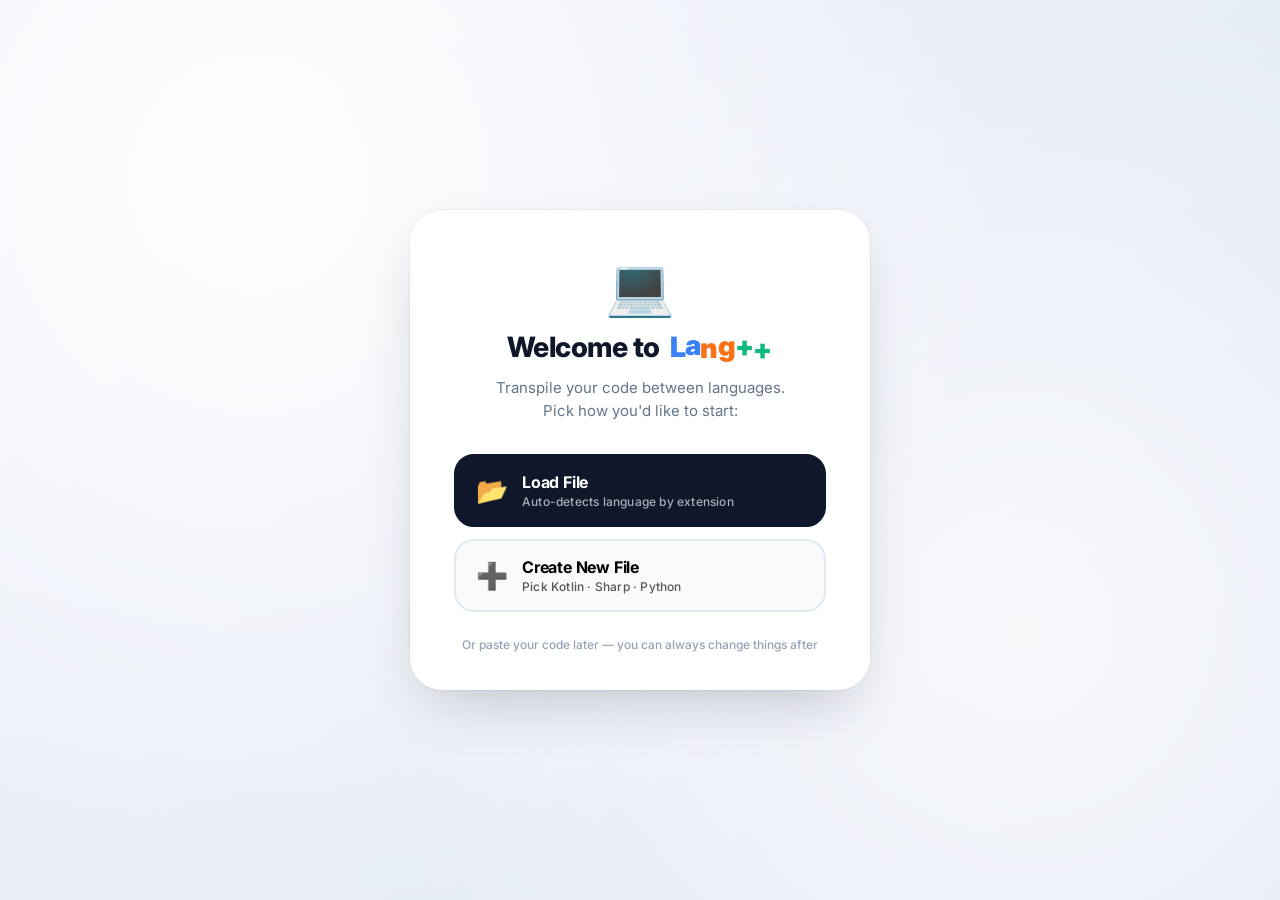
<file: docs/index.html>
<!DOCTYPE html>
<html lang="en" data-theme="kotlin">
<head>
    <meta charset="UTF-8">
    <meta name="viewport" content="width=device-width, initial-scale=1.0">
    <title>Lang++ | Internet code transpiler</title>
    <link rel="icon" type="image/png" href="favicon.png">
    <link rel="stylesheet" href="style.css">
    <link href="https://fonts.googleapis.com/css2?family=Inter:opsz,wght@14..32,300;14..32,400;14..32,500;14..32,600;14..32,700;14..32,800;14..32,900&display=swap" rel="stylesheet">
</head>
<body>

    <!-- ============================
         СТАРТОВЫЙ ЭКРАН
         ============================ -->
    <div class="welcome-screen" id="welcomeScreen">
        <div class="welcome-card">
            <div class="welcome-logo">💻</div>
            <h1 class="welcome-title">
                Welcome to
                <span class="welcome-brand" aria-label="Lang++"><span class="letter l1">L</span><span class="letter l2">a</span><span class="letter l3">n</span><span class="letter l4">g</span><span class="letter l5">+</span><span class="letter l6">+</span></span>
            </h1>
            <p class="welcome-subtitle">
                Transpile your code between languages.<br>
                Pick how you'd like to start:
            </p>

            <div class="welcome-actions">
                <button class="welcome-btn primary" id="welcomeLoadFileBtn">
                    <span class="welcome-btn-icon">📂</span>
                    <span class="welcome-btn-text">
                        <span class="welcome-btn-title">Load File</span>
                        <span class="welcome-btn-sub">Auto-detects language by extension</span>
                    </span>
                </button>

                <button class="welcome-btn" id="welcomeChooseLangBtn">
                    <span class="welcome-btn-icon">➕</span>
                    <span class="welcome-btn-text">
                        <span class="welcome-btn-title">Create New File</span>
                        <span class="welcome-btn-sub">Pick Kotlin · Sharp · Python</span>
                    </span>
                </button>
            </div>

            <div class="welcome-hint">
                Or paste your code later — you can always change things after
            </div>
        </div>
    </div>

    <!-- ============================
         МОДАЛКА ВЫБОРА ЯЗЫКА
         (просто блюр поверх welcome)
         ============================ -->
    <div id="languageModal" class="modal modal-welcome-style">
        <div class="modal-welcome-card">
            <div class="welcome-logo">🌐</div>
            <h1 class="welcome-title">Choose your language</h1>
            <p class="welcome-subtitle">
                Pick the language of your source code.<br>
                You can change it later anytime.
            </p>

            <div class="language-list" id="languageList"></div>
        </div>
    </div>

    <!-- ============================
         ОСНОВНОЙ ИНТЕРФЕЙС
         ============================ -->
    <div class="container" id="mainApp" hidden>
        <h1 class="header-title" id="appTitle">Kotlin++</h1>

        <div class="buttons-row">
            <button class="btn" id="loadFileBtn">Load File</button>
            <button class="btn btn-translate" id="translateBtn">Translate</button>
            <button class="btn" id="viewTreeBtn" disabled>View Tree</button>
            <button class="btn" id="downloadBtn">Download</button>
        </div>

        <div class="panels">
            <div class="panel">
                <button class="panel-header panel-header-btn" id="leftLangBtn" data-side="source">
                    <span class="panel-header-label">📄 <span id="leftLangName">Choose language</span> Code</span>
                    <span class="panel-header-arrow">▾</span>
                </button>
                <div class="textarea-wrapper">
                    <textarea class="text-box" id="leftText" placeholder="Type or paste your source code here...&#10;Then press Translate"></textarea>
                </div>
            </div>

            <div class="panel">
                <div class="panel-header panel-header-static">
                    <span class="panel-header-label">📄 C++ Code</span>
                </div>
                <div class="textarea-wrapper">
                    <textarea class="text-box" id="rightText" placeholder="Translated result appears here...&#10;You can also edit this field manually.&#10;Click Download to save this as .cpp file."></textarea>
                </div>
            </div>
        </div>
    </div>

    <!-- Уведомления -->
    <div id="progressToast" class="toast-notification toast-error">
        <span class="toast-icon">⚠️</span>
        <span class="toast-message">sorry, this part is in progress yet</span>
    </div>

    <div id="successToast" class="toast-notification toast-success">
        <span class="toast-icon">✅</span>
        <span class="toast-message">file was saved successfully</span>
    </div>

    <div id="unknownLangToast" class="toast-notification toast-warn">
        <span class="toast-icon">🤔</span>
        <span class="toast-message">Couldn't detect language — please pick one</span>
    </div>

    <!-- Модалка имени файла -->
    <div id="filenameModal" class="modal">
        <div class="modal-content">
            <div class="modal-header">
                <span class="modal-title">💾 Save as C++ file</span>
                <button class="modal-close" id="closeModalBtn">&times;</button>
            </div>
            <div class="modal-body">
                <label for="filenameInput">Enter file name (without extension):</label>
                <input type="text" id="filenameInput" class="filename-input" placeholder="e.g., my_program" autocomplete="off">
                <div class="modal-hint">.cpp will be added automatically</div>
            </div>
            <div class="modal-footer">
                <button class="modal-btn cancel-btn" id="cancelModalBtn">Cancel</button>
                <button class="modal-btn submit-btn" id="submitFilenameBtn">Download .cpp</button>
            </div>
        </div>
    </div>

    <!-- Parse Tree -->
    <div id="treeScreen" class="tree-screen">
        <div class="tree-screen-header">
            <div class="tree-screen-title">🌳 Parse Tree</div>
            <div class="tree-toolbar">
                <button class="tree-tool-btn" id="treeExpandBtn">Expand All</button>
                <button class="tree-tool-btn" id="treeCollapseBtn">Collapse</button>
                <button class="tree-tool-btn" id="treeFitBtn">Fit to screen</button>
                <span class="tree-legend">
                    <span class="tree-swatch rule"></span>Rule
                    <span class="tree-swatch token"></span>Token
                    <span class="tree-hint">ПКМ по узлу — показать код</span>
                </span>
            </div>
            <button class="tree-close-btn" id="closeTreeBtn">&times;</button>
        </div>
        <div id="treeContainer" class="tree-canvas"></div>

        <div id="nodeCodePanel" class="node-code-panel">
            <div class="node-code-header">
                <span class="node-code-title" id="nodeCodeTitle">Node</span>
                <button class="node-code-close" id="nodeCodeCloseBtn">&times;</button>
            </div>
            <pre class="node-code-content" id="nodeCodeContent"></pre>
        </div>
    </div>

    <script src="https://d3js.org/d3.v7.min.js"></script>
    <script src="tree-view.js"></script>
    <script src="script.js"></script>
</body>
</html>
</file>
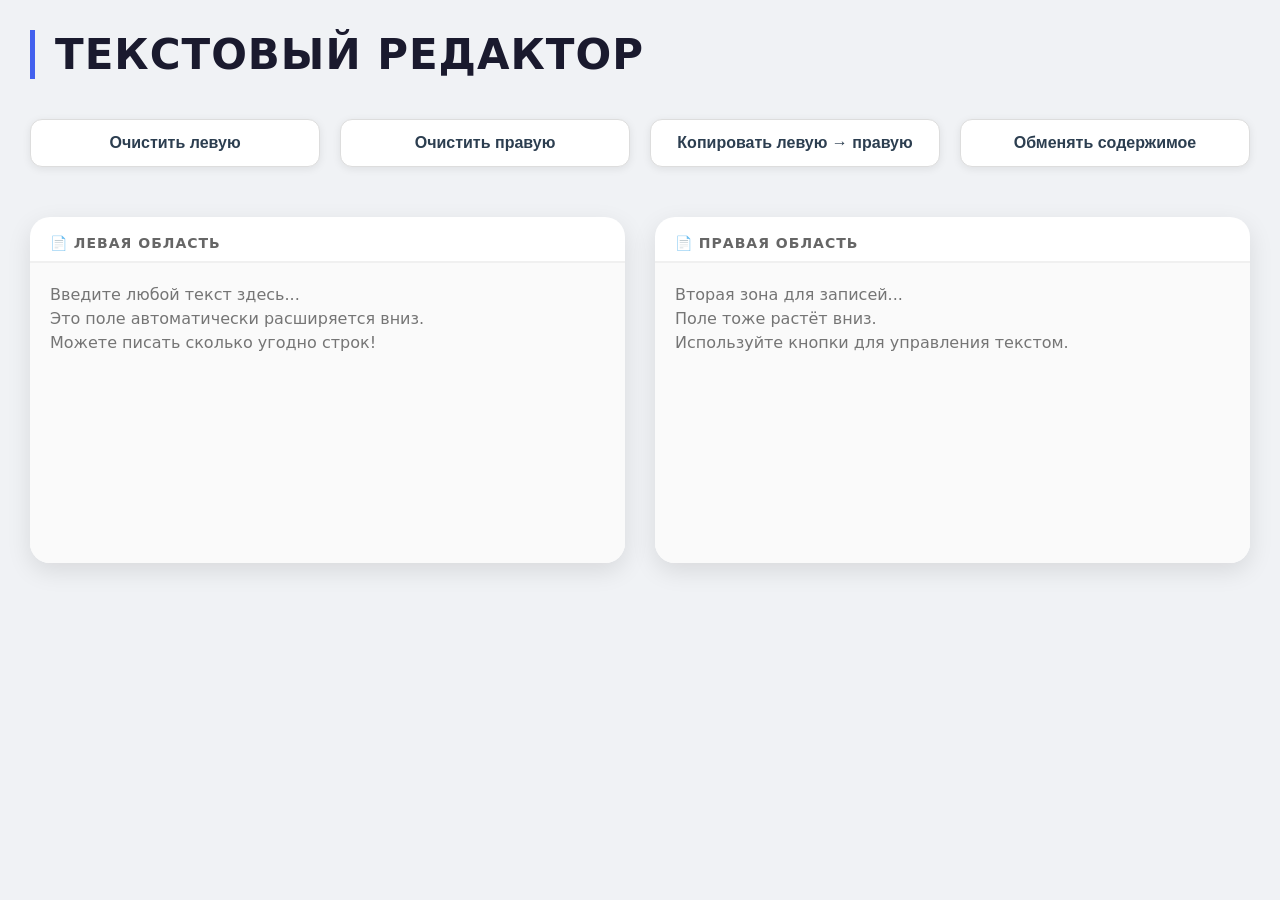
<file: site/index.html>
<!DOCTYPE html>
<html lang="ru">
<head>
    <meta charset="UTF-8">
    <meta name="viewport" content="width=device-width, initial-scale=1.0">
    <title>Текстовые блоки с кнопками</title>
    <link rel="stylesheet" href="style.css">
</head>
<body>
    <div class="container">
        <!-- Заголовок большими буквами в левом верхнем углу -->
        <h1 class="header-title">Текстовый редактор</h1>

        <!-- 4 кнопки в одном горизонтальном ряду -->
        <div class="buttons-row">
            <button class="btn" id="clearLeftBtn">Очистить левую</button>
            <button class="btn" id="clearRightBtn">Очистить правую</button>
            <button class="btn" id="copyLeftToRightBtn">Копировать левую → правую</button>
            <button class="btn" id="swapBtn">Обменять содержимое</button>
        </div>

        <!-- Две большие ячейки для текста -->
        <div class="panels">
            <!-- Левая ячейка -->
            <div class="panel">
                <div class="panel-header">📄 ЛЕВАЯ ОБЛАСТЬ</div>
                <textarea class="text-box" id="leftText" placeholder="Введите любой текст здесь...&#10;Это поле автоматически расширяется вниз.&#10;Можете писать сколько угодно строк!"></textarea>
            </div>

            <!-- Правая ячейка -->
            <div class="panel">
                <div class="panel-header">📄 ПРАВАЯ ОБЛАСТЬ</div>
                <textarea class="text-box" id="rightText" placeholder="Вторая зона для записей...&#10;Поле тоже растёт вниз.&#10;Используйте кнопки для управления текстом."></textarea>
            </div>
        </div>
    </div>

    <script src="script.js"></script>
</body>
</html>
</file>
<file: docs/style.css>
/* ============================================
   THEME VARIABLES
   ============================================ */
:root,
html[data-theme="kotlin"] {
    --accent:        #3b82f6;
    --accent-hover:  #2563eb;
    --accent-soft:   #eff6ff;
    --accent-soft-2: #dbeafe;
    --accent-ring:   rgba(59, 130, 246, 0.10);
    --accent-shadow: rgba(59, 130, 246, 0.40);
    --accent-dot:    #3b82f6;
    --accent-text:   #1e3a8a;
}

html[data-theme="sharp"] {
    --accent:        #f97316;
    --accent-hover:  #ea580c;
    --accent-soft:   #fff7ed;
    --accent-soft-2: #ffedd5;
    --accent-ring:   rgba(249, 115, 22, 0.12);
    --accent-shadow: rgba(249, 115, 22, 0.40);
    --accent-dot:    #f97316;
    --accent-text:   #7c2d12;
}

html[data-theme="python"] {
    --accent:        #10b981;
    --accent-hover:  #059669;
    --accent-soft:   #ecfdf5;
    --accent-soft-2: #d1fae5;
    --accent-ring:   rgba(16, 185, 129, 0.12);
    --accent-shadow: rgba(16, 185, 129, 0.40);
    --accent-dot:    #10b981;
    --accent-text:   #065f46;
}

/* ============================================
   RESET
   ============================================ */
* {
    margin: 0;
    padding: 0;
    box-sizing: border-box;
}

html, body {
    max-width: 100%;
    overflow-x: hidden;
}

body {
    font-family: 'Inter', system-ui, -apple-system, 'Segoe UI', Roboto, Helvetica, sans-serif;
    background: #f4f6fa;
    min-height: 100vh;
    padding: 30px;
}

.container {
    max-width: 1400px;
    margin: 0 auto;
    width: 100%;
}

#mainApp[hidden] {
    display: none;
}

.header-title {
    font-size: 42px;
    font-weight: 800;
    text-transform: uppercase;
    margin-bottom: 40px;
    text-align: left;
    letter-spacing: -0.5px;
    border-left: 5px solid var(--accent);
    padding-left: 24px;
    background: linear-gradient(135deg, #0f172a 0%, #1e293b 100%);
    background-clip: text;
    -webkit-background-clip: text;
    color: #0f172a;
    text-shadow: none;
    transition: border-color 0.25s ease, transform 0.2s ease;
    user-select: none;
}

.buttons-row {
    display: flex;
    gap: 20px;
    margin-bottom: 50px;
    flex-wrap: nowrap;
}

.btn {
    flex: 1;
    padding: 14px 10px;
    font-size: 16px;
    font-weight: 600;
    border: none;
    border-radius: 60px;
    cursor: pointer;
    transition: all 0.25s ease;
    background: white;
    color: #1e293b;
    box-shadow: 0 2px 8px rgba(0,0,0,0.04);
    border: 1px solid #e2e8f0;
    font-family: 'Inter', system-ui, sans-serif;
    letter-spacing: 0.3px;
}

.btn:hover:not(:disabled) {
    background: var(--accent);
    color: white;
    transform: translateY(-2px);
    box-shadow: 0 10px 20px -8px var(--accent-shadow);
    border-color: var(--accent);
}

.btn:active:not(:disabled) {
    transform: translateY(1px);
}

.btn-translate:disabled,
.btn:disabled {
    background: #e2e8f0;
    color: #94a3b8;
    cursor: not-allowed;
    opacity: 0.7;
    transform: none;
    box-shadow: none;
    border-color: #cbd5e1;
}

.panels {
    display: flex;
    gap: 30px;
    flex-wrap: wrap;
    align-items: flex-start;
}

.panel {
    flex: 1 1 280px;
    min-width: 0;
    max-width: 100%;
    background: white;
    border-radius: 28px;
    box-shadow: 0 12px 30px rgba(0,0,0,0.08);
    overflow: hidden;
    display: flex;
    flex-direction: column;
    transition: transform 0.2s, box-shadow 0.2s;
}

.panel:hover {
    box-shadow: 0 20px 35px -12px rgba(0,0,0,0.15);
}

.panel-header {
    padding: 18px 24px 10px 24px;
    font-weight: 700;
    font-size: 13px;
    text-transform: uppercase;
    letter-spacing: 1.2px;
    color: #5b6e8c;
    border-bottom: 2px solid #f1f5f9;
    font-family: 'Inter', monospace;
}

.textarea-wrapper {
    position: relative;
    width: 100%;
}

.text-box {
    width: 100%;
    min-width: 0;
    padding: 22px 24px;
    font-size: 16px;
    line-height: 1.55;
    font-family: 'Inter', 'SF Mono', 'Fira Code', monospace;
    border: none;
    resize: none;
    outline: none;
    background: #ffffff;
    min-height: 150px;
    overflow-y: auto;
    font-weight: 450;
    color: #0f172a;
    display: block;
}

.text-box:focus {
    background: #fefcf5;
}

.resize-handle {
    position: absolute;
    bottom: 4px;
    left: 20%;
    width: 60%;
    height: 4px;
    background-color: #cbd5e1;
    cursor: ns-resize;
    border-radius: 4px;
    transition: all 0.2s ease;
    z-index: 10;
    opacity: 0.7;
}

.resize-handle:hover {
    background-color: var(--accent);
    opacity: 1;
    height: 5px;
    bottom: 3.5px;
}

.resize-handle:active {
    background-color: var(--accent-hover);
}

/* ============================
   ТОСТЫ — компактные, внизу, выше всех слоёв
   ============================ */
.toast-notification {
    position: fixed;
    top: auto;
    bottom: 24px;
    left: 50%;
    transform: translateX(-50%) translateY(10px) scale(0.98);
    background: white;
    padding: 10px 20px;
    border-radius: 40px;
    font-weight: 600;
    font-size: 13px;
    font-family: 'Inter', system-ui, sans-serif;
    box-shadow: 0 14px 28px -10px rgba(0,0,0,0.22), 0 0 0 1px rgba(255,255,255,0.2);
    z-index: 3500;
    opacity: 0;
    visibility: hidden;
    transition: opacity 0.22s ease, transform 0.28s cubic-bezier(0.34, 1.2, 0.64, 1);
    display: flex;
    align-items: center;
    gap: 8px;
    letter-spacing: -0.1px;
    white-space: nowrap;
    pointer-events: none;
    max-width: calc(100vw - 40px);
}

.toast-notification.show {
    opacity: 1;
    visibility: visible;
    transform: translateX(-50%) translateY(0) scale(1);
}

.toast-icon {
    font-size: 16px;
}

.toast-error {
    background: #dc2626;
    color: white;
    box-shadow: 0 14px 28px -10px rgba(220,38,38,0.4);
    border: 1px solid rgba(255,255,255,0.25);
}

.toast-success {
    background: #10b981;
    color: white;
    box-shadow: 0 14px 28px -10px rgba(16,185,129,0.4);
    border: 1px solid rgba(255,255,255,0.25);
}

.toast-warn {
    background: #f59e0b;
    color: white;
    box-shadow: 0 14px 28px -10px rgba(245, 158, 11, 0.45);
    border: 1px solid rgba(255,255,255,0.25);
}

/* ============================
   MODAL — плавное появление и исчезновение
   ============================ */
.modal {
    position: fixed;
    top: 0;
    left: 0;
    width: 100%;
    height: 100%;
    background: rgba(0, 0, 0, 0.5);
    z-index: 2000;
    display: flex;
    align-items: center;
    justify-content: center;
    padding: 20px;

    opacity: 0;
    visibility: hidden;
    pointer-events: none;
    transition:
        opacity 0.25s ease,
        visibility 0s linear 0.25s;
}

.modal.show {
    opacity: 1;
    visibility: visible;
    pointer-events: auto;
    transition:
        opacity 0.25s ease,
        visibility 0s linear 0s;
}

.modal-content {
    background: white;
    border-radius: 32px;
    width: 100%;
    max-width: 460px;
    box-shadow: 0 32px 64px rgba(0,0,0,0.2);
    overflow: hidden;
    animation: modalSlideIn 0.25s ease;
    font-family: 'Inter', system-ui, sans-serif;
}

@keyframes modalSlideIn {
    from {
        opacity: 0;
        transform: scale(0.96);
    }
    to {
        opacity: 1;
        transform: scale(1);
    }
}

.modal-header {
    display: flex;
    justify-content: space-between;
    align-items: center;
    padding: 22px 28px;
    background: #fafcff;
    border-bottom: 1px solid #edf2f7;
}

.modal-title {
    font-size: 20px;
    font-weight: 700;
    color: #0f172a;
    letter-spacing: -0.3px;
}

.modal-close {
    background: none;
    border: none;
    font-size: 32px;
    cursor: pointer;
    color: #94a3b8;
    transition: all 0.2s;
    line-height: 1;
    width: 36px;
    height: 36px;
    display: flex;
    align-items: center;
    justify-content: center;
    border-radius: 20px;
}

.modal-close:hover {
    color: #1e293b;
    background: #f1f5f9;
}

.modal-body {
    padding: 28px;
}

.modal-body label {
    display: block;
    font-weight: 600;
    margin-bottom: 12px;
    color: #1e293b;
    font-size: 15px;
}

.filename-input {
    width: 100%;
    padding: 14px 18px;
    font-size: 16px;
    border: 2px solid #e2e8f0;
    border-radius: 20px;
    font-family: 'Inter', monospace;
    transition: all 0.2s;
    background: white;
    font-weight: 500;
}

.filename-input:focus {
    outline: none;
    border-color: var(--accent);
    box-shadow: 0 0 0 3px var(--accent-ring);
}

.modal-hint {
    font-size: 13px;
    color: #5b6e8c;
    margin-top: 10px;
}

.modal-footer {
    display: flex;
    gap: 12px;
    justify-content: flex-end;
    padding: 20px 28px 28px;
    background: #ffffff;
    border-top: 1px solid #f0f4f9;
}

.modal-btn {
    padding: 12px 26px;
    border-radius: 40px;
    font-weight: 600;
    cursor: pointer;
    border: none;
    transition: all 0.2s;
    font-size: 14px;
    font-family: 'Inter', system-ui, sans-serif;
}

.cancel-btn {
    background: #f1f5f9;
    color: #334155;
}

.cancel-btn:hover {
    background: #e2e8f0;
    transform: translateY(-1px);
}

.submit-btn {
    background: var(--accent);
    color: white;
}

.submit-btn:hover {
    background: var(--accent-hover);
    transform: translateY(-1px);
    box-shadow: 0 6px 14px var(--accent-shadow);
}

/* ============================
   WELCOME SCREEN
   ============================ */
.welcome-screen {
    position: fixed;
    inset: 0;
    z-index: 2500;
    display: flex;
    align-items: center;
    justify-content: center;
    padding: 30px;
    background:
        radial-gradient(circle at 20% 20%, rgba(255,255,255,0.9), transparent 60%),
        radial-gradient(circle at 80% 70%, rgba(255,255,255,0.7), transparent 55%),
        linear-gradient(135deg, #eef2f9 0%, #e3e9f3 100%);
    transition: opacity 0.3s ease;
    overflow-y: auto;
}

.welcome-screen.hide {
    opacity: 0;
    pointer-events: none;
}

.welcome-card {
    background: white;
    border-radius: 32px;
    padding: 48px 44px 36px;
    max-width: 460px;
    width: 100%;
    text-align: center;
    box-shadow:
        0 24px 60px -20px rgba(15, 23, 42, 0.25),
        0 0 0 1px rgba(15, 23, 42, 0.04);
    animation: welcomePop 0.4s cubic-bezier(0.34, 1.2, 0.64, 1);
    transition: opacity 0.3s ease, transform 0.3s ease;
}

.welcome-card.welcome-card-hide {
    opacity: 0;
    transform: translateY(-8px) scale(0.98);
    pointer-events: none;
}

@keyframes welcomePop {
    from { opacity: 0; transform: translateY(12px) scale(0.98); }
    to   { opacity: 1; transform: translateY(0)    scale(1);    }
}

.welcome-logo {
    font-size: 56px;
    line-height: 1;
    margin-bottom: 16px;
    animation: welcomeWave 1.6s ease-in-out infinite;
    display: inline-block;
}

@keyframes welcomeWave {
    0%, 100% { transform: rotate(0deg); }
    20%      { transform: rotate(-8deg); }
    40%      { transform: rotate(8deg); }
    60%      { transform: rotate(-4deg); }
    80%      { transform: rotate(4deg); }
}

.welcome-title {
    font-size: 28px;
    font-weight: 800;
    color: #0f172a;
    letter-spacing: -0.5px;
    margin-bottom: 12px;
    display: flex;
    justify-content: center;
    align-items: baseline;
    gap: 8px;
    flex-wrap: wrap;
}

.welcome-brand {
    display: inline-flex;
    font-weight: 900;
    letter-spacing: -0.8px;
    vertical-align: baseline;
    padding: 0 2px;
    line-height: 1.4;
}

.welcome-brand .letter {
    display: inline-block;
    line-height: 1;
    transform: translateY(var(--y, 0));
}

.welcome-brand .l1 { color: #3b82f6; --y:  0px; }
.welcome-brand .l2 { color: #3b82f6; --y: -2px; }
.welcome-brand .l3 { color: #f97316; --y:  1px; }
.welcome-brand .l4 { color: #f97316; --y: -1px; }
.welcome-brand .l5 { color: #10b981; --y: -1px; }
.welcome-brand .l6 { color: #10b981; --y:  2px; }

.welcome-subtitle {
    font-size: 15px;
    color: #64748b;
    line-height: 1.55;
    margin-bottom: 32px;
}

.welcome-actions {
    display: flex;
    flex-direction: column;
    gap: 12px;
    margin-bottom: 24px;
}

.welcome-btn {
    display: flex;
    align-items: center;
    gap: 14px;
    padding: 16px 20px;
    background: #f8fafc;
    border: 2px solid #e2e8f0;
    border-radius: 20px;
    cursor: pointer;
    text-align: left;
    transition: all 0.2s ease;
    font-family: 'Inter', system-ui, sans-serif;
}

.welcome-btn:hover {
    background: #ffffff;
    border-color: var(--accent);
    transform: translateY(-2px);
    box-shadow: 0 12px 24px -12px var(--accent-shadow);
}

.welcome-btn:active {
    transform: translateY(0);
}

.welcome-btn.primary {
    background: #0f172a;
    border-color: #0f172a;
    color: white;
}

.welcome-btn.primary:hover {
    background: #1e293b;
    border-color: #1e293b;
    box-shadow: 0 12px 28px -12px rgba(15, 23, 42, 0.5);
}

.welcome-btn-icon {
    font-size: 26px;
    line-height: 1;
    flex-shrink: 0;
}

.welcome-btn-text {
    display: flex;
    flex-direction: column;
    gap: 2px;
    flex: 1;
}

.welcome-btn-title {
    font-size: 16px;
    font-weight: 700;
    letter-spacing: -0.2px;
}

.welcome-btn-sub {
    font-size: 12px;
    font-weight: 500;
    opacity: 0.65;
    letter-spacing: 0.2px;
}

.welcome-hint {
    font-size: 12px;
    color: #94a3b8;
    font-weight: 500;
    line-height: 1.5;
}

/* ============================
   PARSE TREE SCREEN
   ============================ */

.tree-screen {
    position: fixed;
    inset: 0;
    z-index: 3000;
    background: #f4f6fa;
    display: none;
    flex-direction: column;
    opacity: 0;
    transform: scale(0.98);
    transition: opacity 0.22s ease, transform 0.25s cubic-bezier(0.34, 1.2, 0.64, 1);
}

.tree-screen.show {
    display: flex;
    opacity: 1;
    transform: scale(1);
}

.tree-screen-header {
    display: flex;
    align-items: center;
    gap: 18px;
    padding: 16px 28px;
    background: #ffffff;
    box-shadow: 0 2px 12px rgba(0,0,0,0.06);
    z-index: 1;
    flex-wrap: wrap;
}

.tree-screen-title {
    font-size: 18px;
    font-weight: 700;
    color: #0f172a;
    letter-spacing: -0.2px;
    white-space: nowrap;
}

.tree-toolbar {
    display: flex;
    align-items: center;
    gap: 10px;
    flex-wrap: wrap;
    flex: 1;
}

.tree-tool-btn {
    padding: 9px 18px;
    font-size: 13px;
    font-weight: 600;
    font-family: 'Inter', system-ui, sans-serif;
    border: 1px solid #e2e8f0;
    border-radius: 60px;
    background: white;
    color: #1e293b;
    cursor: pointer;
    transition: all 0.2s ease;
}

.tree-tool-btn:hover {
    background: var(--accent);
    color: white;
    border-color: var(--accent);
    transform: translateY(-1px);
    box-shadow: 0 8px 16px -8px var(--accent-shadow);
}

.tree-legend {
    display: flex;
    align-items: center;
    gap: 6px;
    font-size: 12px;
    color: #5b6e8c;
    font-weight: 600;
    margin-left: 8px;
    white-space: nowrap;
}

.tree-swatch {
    width: 11px;
    height: 11px;
    display: inline-block;
    margin-left: 10px;
}
.tree-swatch:first-child { margin-left: 0; }

.tree-hint {
    margin-left: 14px;
    padding-left: 14px;
    border-left: 1px solid #e2e8f0;
    color: #94a3b8;
    font-weight: 500;
}
.tree-swatch.rule {
    border-radius: 3px;
    background: #eff6ff;
    border: 1.5px solid #93c5fd;
}
.tree-swatch.token {
    border-radius: 6px;
    background: #ecfdf5;
    border: 1.5px solid #6ee7b7;
}

.tree-close-btn {
    background: none;
    border: none;
    font-size: 30px;
    line-height: 1;
    width: 40px;
    height: 40px;
    display: flex;
    align-items: center;
    justify-content: center;
    border-radius: 20px;
    color: #94a3b8;
    cursor: pointer;
    transition: all 0.2s;
    margin-left: auto;
}
.tree-close-btn:hover {
    color: #1e293b;
    background: #f1f5f9;
}

.tree-canvas {
    position: relative;
    flex: 1;
    overflow: hidden;
    background:
        radial-gradient(circle, #dbe4f0 1.2px, transparent 1.2px) 0 0 / 26px 26px,
        #fbfcfe;
    cursor: grab;
}
.tree-canvas:active { cursor: grabbing; }

.tree-node { cursor: pointer; }
.tree-node rect {
    stroke-width: 1.6px;
    transition: stroke .15s, filter .15s;
}
.tree-node.rule rect { fill: #eff6ff; stroke: #93c5fd; }
.tree-node.rule:hover rect { stroke: var(--accent); filter: brightness(1.03); }
.tree-node.token rect { fill: #ecfdf5; stroke: #6ee7b7; }
.tree-node.token:hover rect { stroke: #10b981; filter: brightness(1.03); }

.tree-node.collapsed rect { stroke-dasharray: 4 3; }

.tree-node.rule text {
    font-family: 'Inter', system-ui, sans-serif;
    font-weight: 500;
    font-size: 13px;
    fill: var(--accent-text);
}
.tree-node.token text {
    font-family: 'SF Mono', 'Fira Code', monospace;
    font-weight: 600;
    font-size: 13px;
    fill: #065f46;
}
.tree-node text { pointer-events: none; user-select: none; }

.tree-link { fill: none; stroke: #cbd5e1; stroke-width: 1.6px; }
.tree-link.token { stroke: #a7d8bf; }

.tree-node.selected rect {
    stroke-width: 3px;
}
.tree-node.rule.selected rect { stroke: var(--accent); }
.tree-node.token.selected rect { stroke: #10b981; }

.node-code-panel {
    position: fixed;
    top: 0;
    left: 0;
    z-index: 4000;
    width: max-content;
    min-width: 180px;
    max-width: 380px;
    max-height: 280px;
    background: #ffffff;
    border-radius: 14px;
    box-shadow: 0 16px 36px rgba(0,0,0,0.18), 0 0 0 1px rgba(15,23,42,0.04);
    display: flex;
    flex-direction: column;
    overflow: hidden;
    transform: scale(0.96);
    opacity: 0;
    pointer-events: none;
    transition: transform 0.12s ease, opacity 0.12s ease;
}

.node-code-panel.show {
    transform: scale(1);
    opacity: 1;
    pointer-events: auto;
}

.node-code-header {
    display: flex;
    align-items: center;
    justify-content: space-between;
    gap: 10px;
    padding: 9px 10px 9px 14px;
    border-bottom: 1px solid #f1f5f9;
    flex-shrink: 0;
}

.node-code-title {
    font-size: 11px;
    font-weight: 700;
    color: #5b6e8c;
    text-transform: uppercase;
    letter-spacing: 0.6px;
    white-space: nowrap;
    overflow: hidden;
    text-overflow: ellipsis;
}

.node-code-close {
    background: none;
    border: none;
    font-size: 19px;
    line-height: 1;
    color: #94a3b8;
    cursor: pointer;
    width: 24px;
    height: 24px;
    flex-shrink: 0;
    border-radius: 12px;
    display: flex;
    align-items: center;
    justify-content: center;
    transition: all 0.2s;
}
.node-code-close:hover { color: #1e293b; background: #f1f5f9; }

.node-code-content {
    margin: 0;
    padding: 10px 14px 14px;
    font-family: 'SF Mono', 'Fira Code', monospace;
    font-size: 13px;
    line-height: 1.55;
    color: #0f172a;
    white-space: pre-wrap;
    word-break: break-word;
    overflow-y: auto;
}

/* ============================
   LANGUAGE MODAL — блюр (только на десктопе)
   ============================ */
.modal.modal-welcome-style {
    background: rgba(15, 23, 42, 0.25);
    backdrop-filter: blur(10px);
    -webkit-backdrop-filter: blur(10px);
    z-index: 3000;

    transition:
        opacity 0.25s ease,
        backdrop-filter 0.25s ease,
        -webkit-backdrop-filter 0.25s ease,
        visibility 0s linear 0.25s;
}

.modal.modal-welcome-style.show {
    transition:
        opacity 0.25s ease,
        backdrop-filter 0.25s ease,
        -webkit-backdrop-filter 0.25s ease,
        visibility 0s linear 0s;
}

.modal-welcome-card {
    background: white;
    border-radius: 32px;
    padding: 48px 44px 36px;
    max-width: 460px;
    width: 100%;
    text-align: center;
    box-shadow:
        0 24px 60px -20px rgba(15, 23, 42, 0.25),
        0 0 0 1px rgba(15, 23, 42, 0.04);
    animation: welcomePop 0.35s cubic-bezier(0.34, 1.2, 0.64, 1);
    font-family: 'Inter', system-ui, sans-serif;
}

.modal-welcome-card .welcome-logo {
    animation: modalLogoWave 1.8s ease-in-out infinite;
}

@keyframes modalLogoWave {
    0%, 100% { transform: rotate(0deg); }
    25%      { transform: rotate(-6deg); }
    75%      { transform: rotate(6deg); }
}

.modal-welcome-card .language-list {
    display: flex;
    flex-direction: column;
    gap: 12px;
    margin-top: 8px;
}

.modal-welcome-card .language-option {
    display: flex;
    align-items: center;
    gap: 14px;
    padding: 16px 20px;
    background: #f8fafc;
    border: 2px solid #e2e8f0;
    border-radius: 20px;
    color: #1e293b;
    font-family: 'Inter', system-ui, sans-serif;
    font-size: 16px;
    font-weight: 700;
    letter-spacing: -0.2px;
    cursor: pointer;
    text-align: left;
    transition: all 0.2s ease;
    width: 100%;
}

.modal-welcome-card .language-option:hover {
    background: #ffffff;
    border-color: var(--accent);
    transform: translateY(-2px);
    box-shadow: 0 12px 24px -12px var(--accent-shadow);
}

.modal-welcome-card .language-option:active {
    transform: translateY(0);
}

.modal-welcome-card .language-option.active {
    border-color: var(--accent);
    background: var(--accent-soft);
}

.modal-welcome-card .lang-flag {
    font-size: 26px;
    line-height: 1;
    flex-shrink: 0;
}

.modal-welcome-card .lang-name {
    flex: 1;
    font-size: 16px;
    font-weight: 700;
}

.modal-welcome-card .lang-check {
    opacity: 0;
    color: var(--accent);
    font-weight: 800;
    font-size: 18px;
    transition: opacity 0.15s ease;
}

.modal-welcome-card .language-option.active .lang-check {
    opacity: 1;
}

.modal-welcome-card .welcome-title {
    margin-bottom: 12px;
}

.modal-welcome-card .welcome-subtitle {
    margin-bottom: 24px;
}

/* ============================
   PANEL HEADERS
   ============================ */
.panel-header-btn {
    display: flex;
    justify-content: space-between;
    align-items: center;
    width: 100%;
    background: transparent;
    border: none;
    border-bottom: 2px solid #f1f5f9;
    cursor: pointer;
    text-align: left;
    transition: background 0.18s ease, color 0.18s ease;
    padding: 18px 24px 14px 24px;
    font: inherit;
    font-weight: 700;
    font-size: 13px;
    text-transform: uppercase;
    letter-spacing: 1.2px;
    color: #5b6e8c;
    font-family: 'Inter', monospace;
}

.panel-header-btn:hover {
    background: var(--accent-soft);
    color: var(--accent-hover);
}

.panel-header-btn:active {
    background: var(--accent-soft-2);
}

.panel-header-btn:focus-visible {
    outline: 2px solid var(--accent);
    outline-offset: -2px;
}

.panel-header-label {
    display: inline-flex;
    align-items: center;
    gap: 4px;
}

.panel-header-arrow {
    font-size: 14px;
    opacity: 0.5;
    transition: opacity 0.18s ease, transform 0.18s ease;
}

.panel-header-btn:hover .panel-header-arrow {
    opacity: 1;
    transform: translateY(1px);
}

.panel-header-static {
    display: flex;
    justify-content: space-between;
    align-items: center;
    width: 100%;
    background: transparent;
    border-bottom: 2px solid #f1f5f9;
    padding: 18px 24px 14px 24px;
    font-weight: 700;
    font-size: 13px;
    text-transform: uppercase;
    letter-spacing: 1.2px;
    color: #5b6e8c;
    font-family: 'Inter', monospace;
    cursor: default;
    user-select: none;
}

/* ============================================
   АДАПТИВНОСТЬ
   ============================================ */

@media (max-width: 900px) {
    body {
        padding: 22px;
    }
    .header-title {
        font-size: 34px;
        margin-bottom: 32px;
    }
    .buttons-row {
        gap: 14px;
        margin-bottom: 36px;
    }
    .btn {
        font-size: 15px;
        padding: 12px 8px;
    }
}

@media (max-width: 768px) {
    body {
        padding: 18px;
    }
    .header-title {
        font-size: 26px;
        margin-bottom: 22px;
        padding-left: 14px;
        border-left-width: 4px;
    }
    .buttons-row {
        flex-wrap: wrap;
        gap: 10px;
        margin-bottom: 26px;
    }
    .btn {
        flex: 1 1 calc(50% - 5px);
        min-width: 0;
        font-size: 14px;
        padding: 12px 10px;
    }
    .panels {
        flex-direction: column;
        align-items: stretch;
        gap: 20px;
    }
    .panel {
        flex: 1 1 auto;
        width: 100%;
        max-width: 100%;
        min-width: 0;
        border-radius: 22px;
    }
    .panel-header,
    .panel-header-btn,
    .panel-header-static {
        padding: 14px 18px 10px 18px;
        font-size: 12px;
        letter-spacing: 1px;
    }
    .text-box {
        padding: 18px 18px;
        font-size: 15px;
    }
    .toast-notification {
        white-space: normal;
        text-align: center;
        max-width: 80%;
        padding: 9px 16px;
        font-size: 12px;
        bottom: 12px;
        border-radius: 30px;
    }
    .toast-icon {
        font-size: 14px;
    }
    .modal {
        padding: 16px;
        backdrop-filter: none;
        -webkit-backdrop-filter: none;
    }
    .modal.modal-welcome-style {
        background: rgba(15, 23, 42, 0.45);
        backdrop-filter: none;
        -webkit-backdrop-filter: none;
    }
    .modal-content,
    .modal-welcome-card {
        width: 100%;
        max-width: 100%;
        border-radius: 26px;
    }
    .modal-welcome-card,
    .welcome-card {
        padding: 36px 26px 28px;
    }
    .modal-header {
        padding: 18px 22px;
    }
    .modal-body {
        padding: 22px;
    }
    .modal-footer {
        padding: 16px 22px 22px;
        flex-wrap: wrap;
    }
    .modal-btn {
        flex: 1 1 auto;
    }
    .welcome-logo { font-size: 46px; }
    .welcome-title { font-size: 22px; }
    .welcome-subtitle { font-size: 14px; }
    .resize-handle {
        width: 80px;
        left: 50%;
        transform: translateX(-50%);
        bottom: 6px;
    }
    .tree-screen-header {
        padding: 12px 16px;
        gap: 10px;
    }
    .tree-screen-title { font-size: 16px; }
    .tree-legend { margin-left: 0; }
    .tree-tool-btn {
        padding: 7px 14px;
        font-size: 12px;
    }
}

@media (max-width: 420px) {
    body {
        padding: 12px;
    }
    .header-title {
        font-size: 22px;
        padding-left: 12px;
    }
    .btn {
        flex: 1 1 100%;
        font-size: 14px;
    }
    .text-box {
        padding: 16px 16px;
        font-size: 14px;
    }
    .modal-welcome-card,
    .welcome-card {
        padding: 28px 20px 22px;
        border-radius: 22px;
    }
    .welcome-logo { font-size: 40px; }
    .welcome-title { font-size: 20px; }
    .welcome-btn {
        padding: 14px 16px;
    }
    .welcome-btn-icon { font-size: 22px; }
    .welcome-btn-title { font-size: 15px; }
    .welcome-btn-sub { font-size: 11px; }
    .modal-welcome-card .lang-flag { font-size: 22px; }
    .modal-welcome-card .lang-name { font-size: 15px; }
    .modal-welcome-card .language-option { padding: 14px 16px; }
}

@media (max-width: 900px) and (orientation: landscape) and (max-height: 500px) {
    body {
        padding: 12px 18px;
    }
    .header-title {
        font-size: 22px;
        margin-bottom: 14px;
    }
    .buttons-row {
        margin-bottom: 16px;
        gap: 10px;
    }
    .btn {
        padding: 10px 8px;
        font-size: 13px;
    }
    .panels {
        flex-direction: row;
        flex-wrap: nowrap;
        align-items: stretch;
        gap: 14px;
    }
    .panel {
        flex: 1 1 0;
        min-width: 0;
        border-radius: 18px;
    }
    .text-box {
        min-height: 120px;
        padding: 14px;
        font-size: 14px;
    }
    .panel-header,
    .panel-header-btn,
    .panel-header-static {
        padding: 12px 14px 8px 14px;
        font-size: 11px;
    }
    .welcome-card,
    .modal-welcome-card {
        padding: 24px 22px 20px;
        max-width: 90vw;
        max-height: 90vh;
        overflow-y: auto;
    }
    .welcome-logo { font-size: 36px; margin-bottom: 8px; }
    .welcome-title { font-size: 18px; margin-bottom: 8px; }
    .welcome-subtitle { font-size: 13px; margin-bottom: 16px; }
    .welcome-actions { gap: 8px; margin-bottom: 12px; }
    .welcome-btn { padding: 10px 14px; }
    .welcome-btn-icon { font-size: 20px; }
    .welcome-btn-title { font-size: 14px; }
    .welcome-btn-sub { font-size: 11px; }
    .welcome-hint { font-size: 11px; }
    .modal-welcome-card .language-option { padding: 12px 16px; }
}
</file>
<file: site/style.css>
* {
    margin: 0;
    padding: 0;
    box-sizing: border-box;
}

body {
    font-family: system-ui, -apple-system, 'Segoe UI', Roboto, 'Helvetica Neue', sans-serif;
    background: #f0f2f5;
    min-height: 100vh;
    padding: 30px;
}

/* Контейнер */
.container {
    max-width: 1400px;
    margin: 0 auto;
    width: 100%;
}

/* Заголовок большими буквами в левом верхнем углу */
.header-title {
    font-size: 42px;
    font-weight: 800;
    text-transform: uppercase;
    color: #1a1a2e;
    margin-bottom: 40px;
    text-align: left;
    letter-spacing: 1px;
    border-left: 5px solid #4361ee;
    padding-left: 20px;
}

/* Ряд с кнопками - 4 кнопки в один ряд, равномерно распределены */
.buttons-row {
    display: flex;
    gap: 20px;
    margin-bottom: 50px;
    flex-wrap: nowrap;
}

.btn {
    flex: 1;
    padding: 14px 10px;
    font-size: 16px;
    font-weight: 600;
    border: none;
    border-radius: 12px;
    cursor: pointer;
    transition: all 0.2s ease;
    background: white;
    color: #2c3e50;
    box-shadow: 0 2px 8px rgba(0,0,0,0.08);
    border: 1px solid #ddd;
}

.btn:hover {
    background: #4361ee;
    color: white;
    transform: translateY(-2px);
    box-shadow: 0 6px 16px rgba(67,97,238,0.3);
    border-color: #4361ee;
}

.btn:active {
    transform: translateY(0);
}

/* Две большие ячейки */
.panels {
    display: flex;
    gap: 30px;
    flex-wrap: wrap;
}

.panel {
    flex: 1;
    min-width: 280px;
    background: white;
    border-radius: 20px;
    box-shadow: 0 8px 24px rgba(0,0,0,0.1);
    overflow: hidden;
    display: flex;
    flex-direction: column;
}

.panel-header {
    padding: 18px 20px 10px 20px;
    font-weight: 700;
    font-size: 14px;
    text-transform: uppercase;
    letter-spacing: 1px;
    color: #666;
    border-bottom: 2px solid #f0f0f0;
}

/* Текстовая область - безразмерная, расширяется вниз */
.text-box {
    width: 100%;
    padding: 20px;
    font-size: 16px;
    line-height: 1.5;
    font-family: inherit;
    border: none;
    resize: vertical;
    outline: none;
    background: #fafafa;
    min-height: 300px;
    overflow-y: auto;
}

.text-box:focus {
    background: white;
}

/* Адаптив для мобильных */
@media (max-width: 768px) {
    body {
        padding: 20px;
    }
    .header-title {
        font-size: 28px;
        margin-bottom: 25px;
    }
    .buttons-row {
        flex-wrap: wrap;
    }
    .btn {
        min-width: 120px;
    }
    .panels {
        flex-direction: column;
    }
}
</file>
